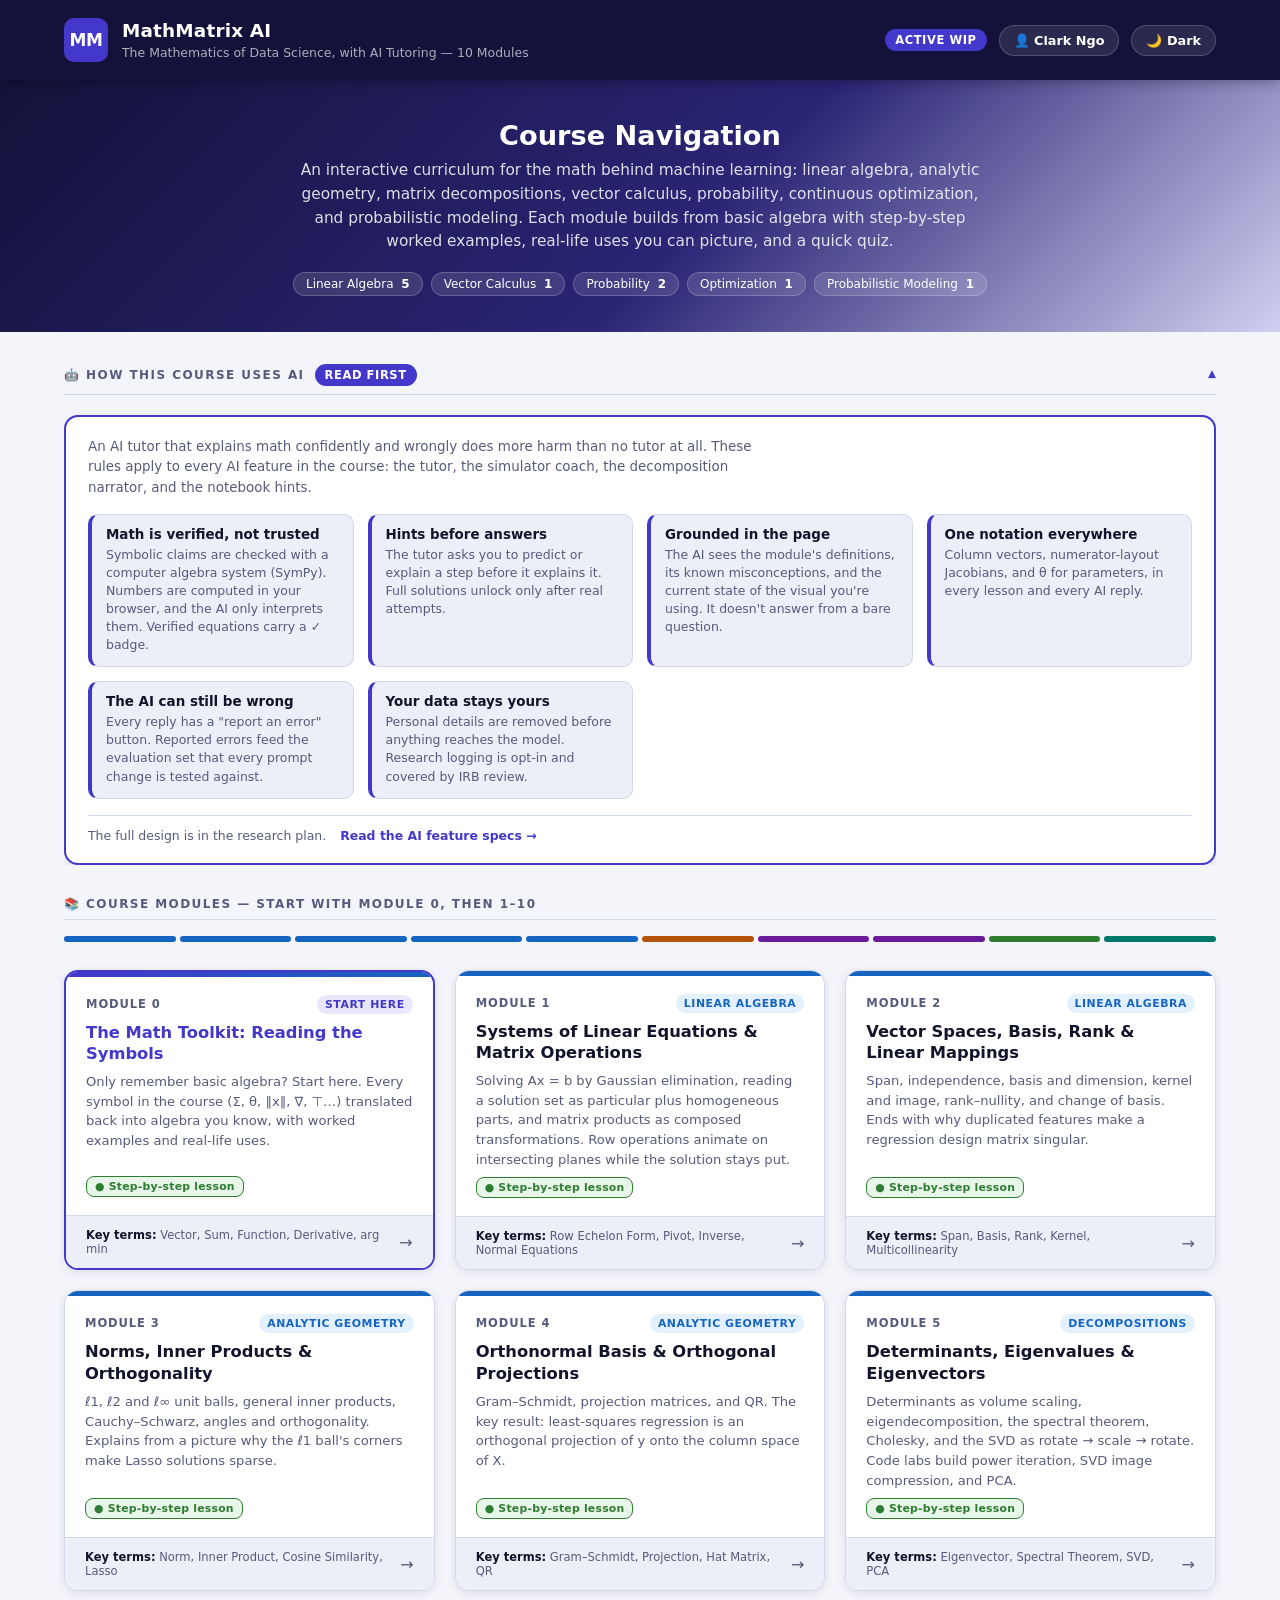
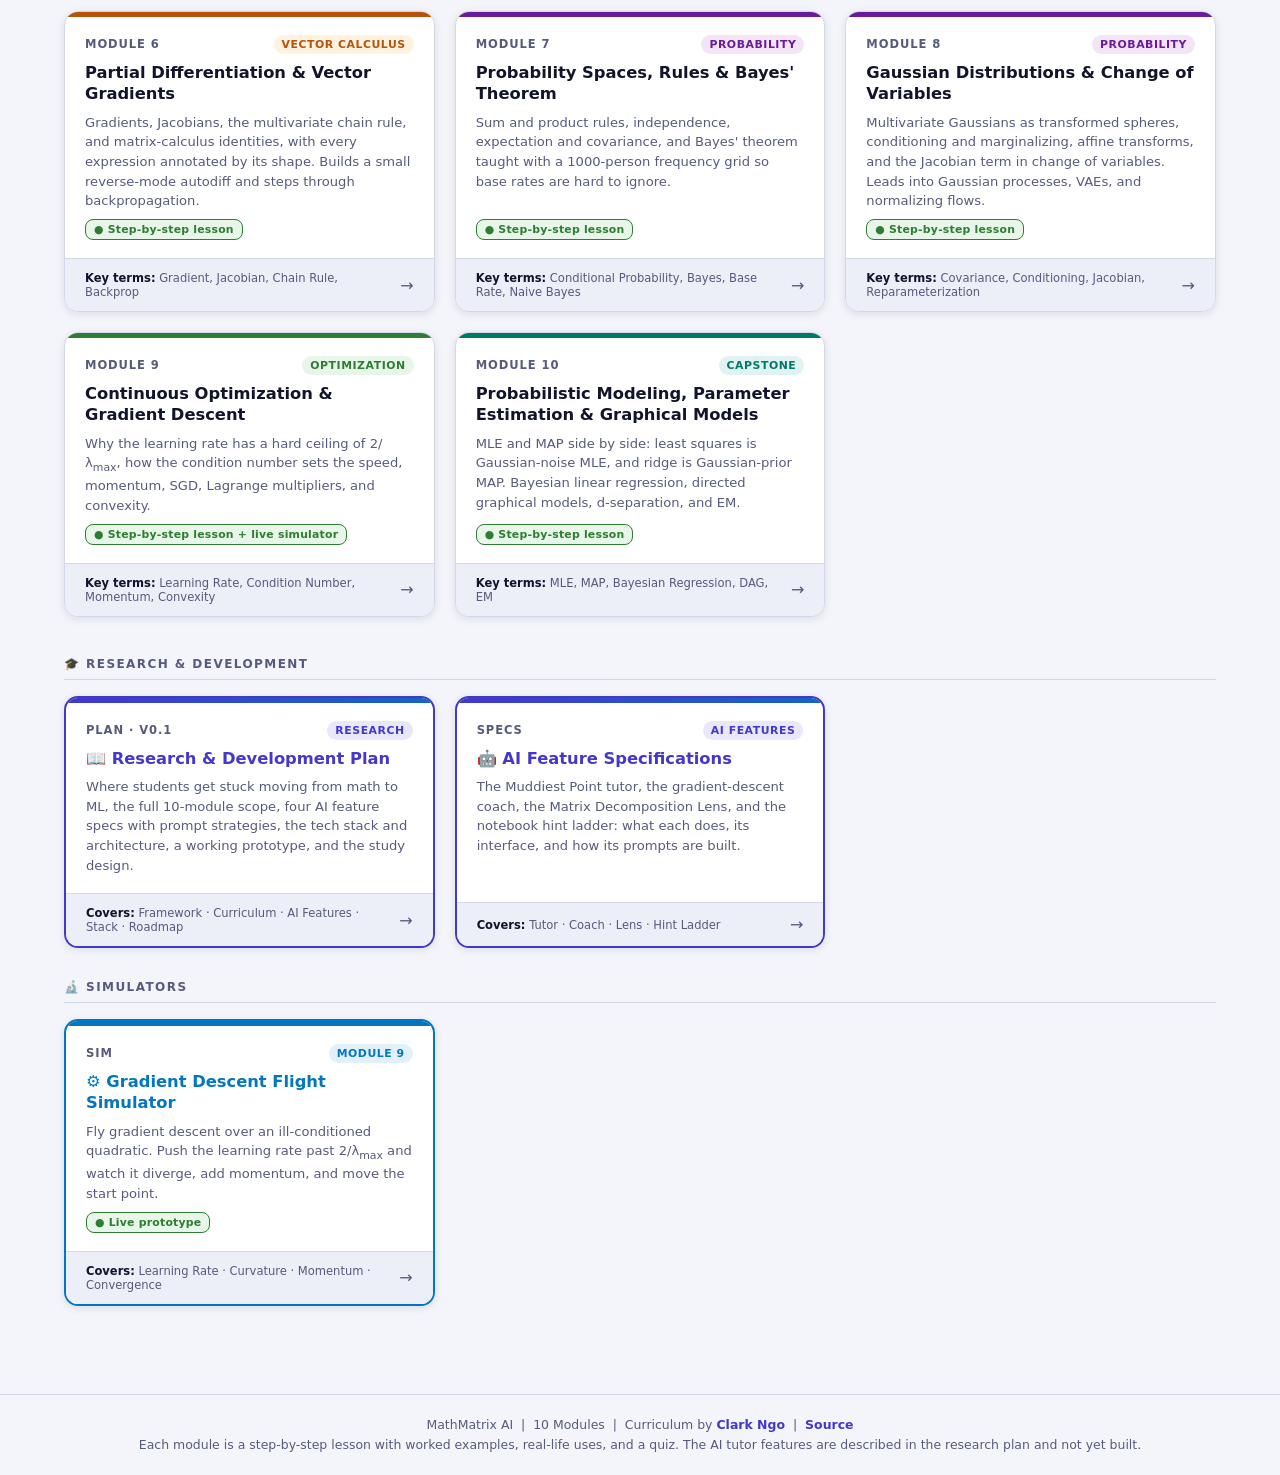
<file: index.html>
<!DOCTYPE html>
<html lang="en">
<head>
<meta charset="UTF-8">
<meta name="viewport" content="width=device-width, initial-scale=1.0">
<title>MathMatrix AI | Course Navigation</title>
<meta name="description" content="A 10-module, AI-assisted interactive curriculum on the mathematics behind data science: linear algebra, matrix decompositions, vector calculus, probability, optimization, and probabilistic modeling.">
<style>
  :root {
    --bg: #f4f5fa;
    --surface: #ffffff;
    --surface2: #eceef8;
    --border: #d3d7ea;
    --text: #12142b;
    --text-muted: #565b7c;
    --accent: #4338ca;
    --accent2: #3730a3;
    --accent-light: #e8e7fb;
    --on-accent: #ffffff;
    --card-hover: #eeedfb;
    --shadow: 0 2px 8px rgba(20,18,58,0.10);
    --shadow-hover: 0 8px 24px rgba(20,18,58,0.16);
    --header-bg: #14123a;
    --header-text: #ffffff;
    --hero-grad: linear-gradient(135deg, #14123a 0%, #2a2575 55%, #4338ca33 100%);
    --tag-linalg: #1565c0;
    --tag-calc: #b45309;
    --tag-prob: #6a1b9a;
    --tag-opt: #2e7d32;
    --tag-model: #00796b;
    --tag-lab: #0277bd;
    --tag-linalg-bg: #e3f0fd;
    --tag-calc-bg: #fff3e0;
    --tag-prob-bg: #f3e5f5;
    --tag-opt-bg: #e8f5e9;
    --tag-model-bg: #e0f2f1;
    --tag-lab-bg: #e1f0fa;
  }
  [data-theme="dark"] {
    --bg: #0b0b1a;
    --surface: #14142b;
    --surface2: #1c1c3a;
    --border: #2c2c52;
    --text: #e8e8f6;
    --text-muted: #9a9cc0;
    --accent: #a5b4fc;
    --accent2: #c7d2fe;
    --accent-light: #1e1d45;
    --on-accent: #12124a;
    --card-hover: #1c1c3a;
    --shadow: 0 2px 8px rgba(0,0,0,0.40);
    --shadow-hover: 0 8px 24px rgba(0,0,0,0.55);
    --header-bg: #08081a;
    --header-text: #e8e8f6;
    --hero-grad: linear-gradient(135deg, #08081a 0%, #1c1a52 55%, #a5b4fc22 100%);
    --tag-linalg: #90caf9;
    --tag-calc: #ffcc80;
    --tag-prob: #ce93d8;
    --tag-opt: #a5d6a7;
    --tag-model: #80cbc4;
    --tag-lab: #4fc3f7;
    --tag-linalg-bg: #0d1f35;
    --tag-calc-bg: #2a1a00;
    --tag-prob-bg: #1f0d2a;
    --tag-opt-bg: #0d2010;
    --tag-model-bg: #0d2520;
    --tag-lab-bg: #0a1f30;
    color-scheme: dark;
  }
  * { box-sizing: border-box; margin: 0; padding: 0; }
  body {
    font-family: 'Segoe UI', system-ui, sans-serif;
    background: var(--bg);
    color: var(--text);
    min-height: 100vh;
    transition: background 0.3s, color 0.3s;
  }
  a:focus-visible, button:focus-visible { outline: 3px solid var(--accent); outline-offset: 3px; }

  header {
    background: var(--header-bg);
    color: var(--header-text);
    position: sticky;
    top: 0;
    z-index: 100;
    box-shadow: 0 2px 12px rgba(0,0,0,0.3);
  }
  .header-inner {
    max-width: 1200px;
    margin: 0 auto;
    padding: 18px 24px;
    display: flex;
    align-items: center;
    justify-content: space-between;
    gap: 16px;
    flex-wrap: wrap;
  }
  .header-brand { display: flex; align-items: center; gap: 14px; }
  .brand-icon {
    width: 44px; height: 44px;
    background: var(--accent);
    border-radius: 10px;
    display: flex; align-items: center; justify-content: center;
    font-size: 17px; font-weight: 900;
    color: var(--on-accent);
    flex-shrink: 0;
    letter-spacing: -0.5px;
  }
  .brand-text h1 { font-size: 1.15rem; font-weight: 700; letter-spacing: 0.01em; line-height: 1.2; }
  .brand-text p { font-size: 0.78rem; opacity: 0.65; margin-top: 2px; }
  .header-right { display: flex; align-items: center; gap: 12px; flex-wrap: wrap; }
  .course-badge {
    background: var(--accent);
    color: var(--on-accent);
    font-size: 0.72rem; font-weight: 700;
    padding: 4px 10px;
    border-radius: 20px;
    letter-spacing: 0.05em;
    text-transform: uppercase;
  }
  .author-pill, .theme-toggle {
    background: rgba(255,255,255,0.1);
    border: 1px solid rgba(255,255,255,0.18);
    color: var(--header-text);
    text-decoration: none;
    padding: 7px 14px;
    border-radius: 20px;
    font-size: 0.8rem; font-weight: 600;
    font-family: inherit;
    cursor: pointer;
    transition: background 0.2s;
  }
  .author-pill:hover, .theme-toggle:hover { background: rgba(255,255,255,0.22); }

  .hero {
    background: var(--hero-grad);
    color: #fff;
    padding: 40px 24px 36px;
    text-align: center;
  }
  .hero h2 { font-size: 1.7rem; font-weight: 800; margin-bottom: 8px; }
  .hero p { opacity: 0.85; font-size: 0.96rem; max-width: 700px; margin: 0 auto 18px; line-height: 1.55; }
  .strand-pills { display: flex; flex-wrap: wrap; gap: 8px; justify-content: center; }
  .strand-pill {
    background: rgba(255,255,255,0.12);
    border: 1px solid rgba(255,255,255,0.2);
    color: #fff;
    font-size: 0.75rem;
    padding: 4px 12px;
    border-radius: 20px;
    font-weight: 500;
  }
  .strand-pill span { font-weight: 800; margin-left: 4px; }

  main { max-width: 1200px; margin: 0 auto; padding: 32px 24px 48px; }
  .section-label {
    font-size: 0.75rem; font-weight: 700;
    text-transform: uppercase; letter-spacing: 0.12em;
    color: var(--text-muted);
    margin-bottom: 16px; padding-bottom: 8px;
    border-bottom: 1px solid var(--border);
  }

  .acc-section { margin-bottom: 32px; }
  .acc-trigger {
    display: flex; align-items: center; justify-content: space-between; gap: 12px;
    width: 100%; background: none; border: none; text-align: left; cursor: pointer;
    font-family: inherit; padding: 0 0 8px; margin: 0;
    border-bottom: 1px solid var(--border);
  }
  .acc-trigger-text { display: flex; align-items: baseline; gap: 10px; flex-wrap: wrap; }
  .acc-trigger .section-label { margin-bottom: 0; padding-bottom: 0; border-bottom: none; }
  .acc-chevron { flex: none; font-size: 1rem; color: var(--accent); transition: transform .2s ease; }
  .acc-trigger[aria-expanded="true"] .acc-chevron { transform: rotate(180deg); }
  .acc-trigger:hover { opacity: .8; }
  .acc-panel { overflow: hidden; transition: max-height .3s ease; }
  .acc-panel-inner { padding-top: 20px; }

  .safeguards {
    background: var(--surface);
    border: 2px solid var(--accent);
    border-radius: 14px;
    padding: 20px 22px;
    box-shadow: var(--shadow);
  }
  .safeguards > p { font-size: 0.84rem; color: var(--text-muted); line-height: 1.5; margin-bottom: 16px; max-width: 78ch; }
  .safeguard-grid { display: grid; grid-template-columns: repeat(auto-fill, minmax(260px, 1fr)); gap: 14px; }
  .safeguard-item {
    background: var(--surface2);
    border: 1px solid var(--border);
    border-left: 4px solid var(--accent);
    border-radius: 10px;
    padding: 12px 14px;
  }
  .safeguard-item h4 { font-size: 0.84rem; font-weight: 700; margin-bottom: 4px; }
  .safeguard-item p { font-size: 0.78rem; color: var(--text-muted); line-height: 1.45; }
  .safeguards-foot {
    margin-top: 16px; padding-top: 12px;
    border-top: 1px solid var(--border);
    font-size: 0.78rem; color: var(--text-muted);
    display: flex; flex-wrap: wrap; gap: 6px 14px; align-items: center;
  }
  .safeguards-foot a { color: var(--accent); font-weight: 700; text-decoration: none; }
  .safeguards-foot a:hover { text-decoration: underline; }

  .card-grid { display: grid; grid-template-columns: repeat(auto-fill, minmax(300px, 1fr)); gap: 20px; margin-bottom: 40px; }
  .special-grid, .lab-grid { display: grid; grid-template-columns: repeat(auto-fill, minmax(340px, 1fr)); gap: 20px; margin-bottom: 32px; }
  .card {
    background: var(--surface);
    border: 1px solid var(--border);
    border-radius: 14px;
    overflow: hidden;
    text-decoration: none;
    color: var(--text);
    display: flex; flex-direction: column;
    transition: transform 0.2s, box-shadow 0.2s, background 0.2s;
    box-shadow: var(--shadow);
  }
  a.card { cursor: pointer; }
  a.card:hover { transform: translateY(-4px); box-shadow: var(--shadow-hover); background: var(--card-hover); }
  .card-accent-bar { height: 5px; background: var(--accent); }
  .card.strand-linalg .card-accent-bar { background: var(--tag-linalg); }
  .card.strand-calc   .card-accent-bar { background: var(--tag-calc); }
  .card.strand-prob   .card-accent-bar { background: var(--tag-prob); }
  .card.strand-opt    .card-accent-bar { background: var(--tag-opt); }
  .card.strand-model  .card-accent-bar { background: var(--tag-model); }
  .card.strand-lab    .card-accent-bar { background: var(--tag-lab); }
  .card.strand-special .card-accent-bar { background: linear-gradient(90deg, var(--accent), var(--tag-linalg)); }

  .card-body { padding: 18px 20px; flex: 1; display: flex; flex-direction: column; gap: 8px; }
  .card-header-row { display: flex; align-items: flex-start; justify-content: space-between; gap: 8px; }
  .lesson-num { font-size: 0.72rem; font-weight: 700; color: var(--text-muted); text-transform: uppercase; letter-spacing: 0.08em; flex-shrink: 0; margin-top: 2px; }
  .strand-tag { font-size: 0.68rem; font-weight: 700; padding: 3px 8px; border-radius: 10px; text-transform: uppercase; letter-spacing: 0.05em; flex-shrink: 0; text-align: right; }
  .tag-linalg  { color: var(--tag-linalg); background: var(--tag-linalg-bg); }
  .tag-calc    { color: var(--tag-calc);   background: var(--tag-calc-bg); }
  .tag-prob    { color: var(--tag-prob);   background: var(--tag-prob-bg); }
  .tag-opt     { color: var(--tag-opt);    background: var(--tag-opt-bg); }
  .tag-model   { color: var(--tag-model);  background: var(--tag-model-bg); }
  .tag-lab     { color: var(--tag-lab);    background: var(--tag-lab-bg); }
  .tag-special { color: var(--accent);     background: var(--accent-light); }

  .card-title { font-size: 1.02rem; font-weight: 700; line-height: 1.3; color: var(--text); }
  .card-desc { font-size: 0.82rem; color: var(--text-muted); line-height: 1.5; flex: 1; }
  .status-flag {
    display: inline-flex; align-items: center; gap: 5px; align-self: flex-start;
    font-size: 0.68rem; font-weight: 700;
    color: var(--text-muted); background: var(--surface2);
    border: 1px solid var(--border);
    border-radius: 8px; padding: 3px 8px; letter-spacing: 0.02em;
  }
  .status-flag.live { color: var(--tag-opt); background: var(--tag-opt-bg); border-color: var(--tag-opt); }
  .card-footer {
    display: flex; align-items: center; justify-content: space-between; gap: 10px;
    padding: 12px 20px;
    border-top: 1px solid var(--border);
    background: var(--surface2);
  }
  .card-terms { font-size: 0.72rem; color: var(--text-muted); }
  .card-terms strong { color: var(--text); font-weight: 600; }
  .card-arrow { font-size: 1rem; color: var(--text-muted); transition: transform 0.2s; }
  a.card:hover .card-arrow { transform: translateX(4px); }
  .card.special-card { border: 2px solid var(--accent); }
  .card.special-card .card-title { color: var(--accent); }
  .card.lab-card { border: 2px solid var(--tag-lab); }
  .card.lab-card .card-title { color: var(--tag-lab); }

  .progress-strip { display: flex; gap: 4px; margin-bottom: 28px; align-items: center; }
  .progress-block { height: 6px; border-radius: 3px; flex: 1; }

  footer {
    text-align: center; padding: 20px;
    font-size: 0.78rem; color: var(--text-muted);
    border-top: 1px solid var(--border);
    margin-top: 8px; line-height: 1.6;
  }
  footer a { color: var(--accent); font-weight: 600; text-decoration: none; }
  footer a:hover { text-decoration: underline; }

  @media (max-width: 520px) {
    .header-inner { padding: 14px 16px; }
    .brand-text h1 { font-size: 1rem; }
    .hero { padding: 32px 16px 28px; }
    .hero h2 { font-size: 1.3rem; }
    main { padding: 24px 16px 40px; }
    .card-grid, .special-grid, .lab-grid { grid-template-columns: minmax(0, 1fr); }
    .card-footer { flex-direction: column; align-items: flex-start; }
  }
  @media (prefers-reduced-motion: reduce) {
    * { transition: none !important; }
    a.card:hover, a.card:hover .card-arrow { transform: none; }
  }
</style>
</head>
<body>

<header>
  <div class="header-inner">
    <div class="header-brand">
      <div class="brand-icon">MM</div>
      <div class="brand-text">
        <h1>MathMatrix AI</h1>
        <p>The Mathematics of Data Science, with AI Tutoring — 10 Modules</p>
      </div>
    </div>
    <div class="header-right">
      <span class="course-badge">Active WIP</span>
      <a class="author-pill" href="https://clarkngo.github.io/research/" target="_blank" rel="noopener">👤 Clark Ngo</a>
      <button class="theme-toggle" onclick="toggleTheme()" id="themeBtn">🌙 Dark</button>
    </div>
  </div>
</header>

<div class="hero">
  <h2>Course Navigation</h2>
  <p>An interactive curriculum for the math behind machine learning: linear algebra, analytic geometry, matrix decompositions, vector calculus, probability, continuous optimization, and probabilistic modeling. Each module builds from basic algebra with step-by-step worked examples, real-life uses you can picture, and a quick quiz.</p>
  <div class="strand-pills">
    <div class="strand-pill">Linear Algebra <span>5</span></div>
    <div class="strand-pill">Vector Calculus <span>1</span></div>
    <div class="strand-pill">Probability <span>2</span></div>
    <div class="strand-pill">Optimization <span>1</span></div>
    <div class="strand-pill">Probabilistic Modeling <span>1</span></div>
  </div>
</div>

<main>

  <section class="acc-section" id="ai-use-acc">
    <h3>
      <button class="acc-trigger" aria-expanded="true" aria-controls="ai-use-panel" id="ai-use-trigger">
        <span class="acc-trigger-text"><span class="section-label">🤖 How This Course Uses AI</span><span class="course-badge">Read first</span></span>
        <span class="acc-chevron" aria-hidden="true">▾</span>
      </button>
    </h3>
    <div class="acc-panel" id="ai-use-panel" role="region" aria-labelledby="ai-use-trigger">
    <div class="acc-panel-inner">
    <div class="safeguards">
      <p>An AI tutor that explains math confidently and wrongly does more harm than no tutor at all. These rules apply to every AI feature in the course: the tutor, the simulator coach, the decomposition narrator, and the notebook hints.</p>
      <div class="safeguard-grid">
        <div class="safeguard-item">
          <h4>Math is verified, not trusted</h4>
          <p>Symbolic claims are checked with a computer algebra system (SymPy). Numbers are computed in your browser, and the AI only interprets them. Verified equations carry a ✓ badge.</p>
        </div>
        <div class="safeguard-item">
          <h4>Hints before answers</h4>
          <p>The tutor asks you to predict or explain a step before it explains it. Full solutions unlock only after real attempts.</p>
        </div>
        <div class="safeguard-item">
          <h4>Grounded in the page</h4>
          <p>The AI sees the module's definitions, its known misconceptions, and the current state of the visual you're using. It doesn't answer from a bare question.</p>
        </div>
        <div class="safeguard-item">
          <h4>One notation everywhere</h4>
          <p>Column vectors, numerator-layout Jacobians, and θ for parameters, in every lesson and every AI reply.</p>
        </div>
        <div class="safeguard-item">
          <h4>The AI can still be wrong</h4>
          <p>Every reply has a "report an error" button. Reported errors feed the evaluation set that every prompt change is tested against.</p>
        </div>
        <div class="safeguard-item">
          <h4>Your data stays yours</h4>
          <p>Personal details are removed before anything reaches the model. Research logging is opt-in and covered by IRB review.</p>
        </div>
      </div>
      <div class="safeguards-foot">
        <span>The full design is in the research plan.</span>
        <a href="research-plan.html#sec-03">Read the AI feature specs →</a>
      </div>
    </div>
    </div>
    </div>
  </section>

  <div class="section-label">📚 Course Modules — Start with Module 0, then 1–10</div>

  <div class="progress-strip" aria-hidden="true">
    <div class="progress-block" style="background:var(--tag-linalg);"></div>
    <div class="progress-block" style="background:var(--tag-linalg);"></div>
    <div class="progress-block" style="background:var(--tag-linalg);"></div>
    <div class="progress-block" style="background:var(--tag-linalg);"></div>
    <div class="progress-block" style="background:var(--tag-linalg);"></div>
    <div class="progress-block" style="background:var(--tag-calc);"></div>
    <div class="progress-block" style="background:var(--tag-prob);"></div>
    <div class="progress-block" style="background:var(--tag-prob);"></div>
    <div class="progress-block" style="background:var(--tag-opt);"></div>
    <div class="progress-block" style="background:var(--tag-model);"></div>
  </div>

  <div class="card-grid">

    <a class="card special-card strand-special" href="module00.html">
      <div class="card-accent-bar"></div>
      <div class="card-body">
        <div class="card-header-row"><span class="lesson-num">Module 0</span><span class="strand-tag tag-special">Start Here</span></div>
        <div class="card-title">The Math Toolkit: Reading the Symbols</div>
        <div class="card-desc">Only remember basic algebra? Start here. Every symbol in the course (Σ, θ, ‖x‖, ∇, ⊤…) translated back into algebra you know, with worked examples and real-life uses.</div>
        <span class="status-flag live">● Step-by-step lesson</span>
      </div>
      <div class="card-footer"><span class="card-terms"><strong>Key terms:</strong> Vector, Sum, Function, Derivative, arg min</span><span class="card-arrow">→</span></div>
    </a>

    <a href="module01.html" class="card strand-linalg">
      <div class="card-accent-bar"></div>
      <div class="card-body">
        <div class="card-header-row"><span class="lesson-num">Module 1</span><span class="strand-tag tag-linalg">Linear Algebra</span></div>
        <div class="card-title">Systems of Linear Equations &amp; Matrix Operations</div>
        <div class="card-desc">Solving Ax = b by Gaussian elimination, reading a solution set as particular plus homogeneous parts, and matrix products as composed transformations. Row operations animate on intersecting planes while the solution stays put.</div>
        <span class="status-flag live">● Step-by-step lesson</span>
      </div>
      <div class="card-footer"><span class="card-terms"><strong>Key terms:</strong> Row Echelon Form, Pivot, Inverse, Normal Equations</span><span class="card-arrow">→</span></div>
    </a>

    <a href="module02.html" class="card strand-linalg">
      <div class="card-accent-bar"></div>
      <div class="card-body">
        <div class="card-header-row"><span class="lesson-num">Module 2</span><span class="strand-tag tag-linalg">Linear Algebra</span></div>
        <div class="card-title">Vector Spaces, Basis, Rank &amp; Linear Mappings</div>
        <div class="card-desc">Span, independence, basis and dimension, kernel and image, rank–nullity, and change of basis. Ends with why duplicated features make a regression design matrix singular.</div>
        <span class="status-flag live">● Step-by-step lesson</span>
      </div>
      <div class="card-footer"><span class="card-terms"><strong>Key terms:</strong> Span, Basis, Rank, Kernel, Multicollinearity</span><span class="card-arrow">→</span></div>
    </a>

    <a href="module03.html" class="card strand-linalg">
      <div class="card-accent-bar"></div>
      <div class="card-body">
        <div class="card-header-row"><span class="lesson-num">Module 3</span><span class="strand-tag tag-linalg">Analytic Geometry</span></div>
        <div class="card-title">Norms, Inner Products &amp; Orthogonality</div>
        <div class="card-desc">ℓ1, ℓ2 and ℓ∞ unit balls, general inner products, Cauchy–Schwarz, angles and orthogonality. Explains from a picture why the ℓ1 ball's corners make Lasso solutions sparse.</div>
        <span class="status-flag live">● Step-by-step lesson</span>
      </div>
      <div class="card-footer"><span class="card-terms"><strong>Key terms:</strong> Norm, Inner Product, Cosine Similarity, Lasso</span><span class="card-arrow">→</span></div>
    </a>

    <a href="module04.html" class="card strand-linalg">
      <div class="card-accent-bar"></div>
      <div class="card-body">
        <div class="card-header-row"><span class="lesson-num">Module 4</span><span class="strand-tag tag-linalg">Analytic Geometry</span></div>
        <div class="card-title">Orthonormal Basis &amp; Orthogonal Projections</div>
        <div class="card-desc">Gram–Schmidt, projection matrices, and QR. The key result: least-squares regression is an orthogonal projection of y onto the column space of X.</div>
        <span class="status-flag live">● Step-by-step lesson</span>
      </div>
      <div class="card-footer"><span class="card-terms"><strong>Key terms:</strong> Gram–Schmidt, Projection, Hat Matrix, QR</span><span class="card-arrow">→</span></div>
    </a>

    <a href="module05.html" class="card strand-linalg">
      <div class="card-accent-bar"></div>
      <div class="card-body">
        <div class="card-header-row"><span class="lesson-num">Module 5</span><span class="strand-tag tag-linalg">Decompositions</span></div>
        <div class="card-title">Determinants, Eigenvalues &amp; Eigenvectors</div>
        <div class="card-desc">Determinants as volume scaling, eigendecomposition, the spectral theorem, Cholesky, and the SVD as rotate → scale → rotate. Code labs build power iteration, SVD image compression, and PCA.</div>
        <span class="status-flag live">● Step-by-step lesson</span>
      </div>
      <div class="card-footer"><span class="card-terms"><strong>Key terms:</strong> Eigenvector, Spectral Theorem, SVD, PCA</span><span class="card-arrow">→</span></div>
    </a>

    <a href="module06.html" class="card strand-calc">
      <div class="card-accent-bar"></div>
      <div class="card-body">
        <div class="card-header-row"><span class="lesson-num">Module 6</span><span class="strand-tag tag-calc">Vector Calculus</span></div>
        <div class="card-title">Partial Differentiation &amp; Vector Gradients</div>
        <div class="card-desc">Gradients, Jacobians, the multivariate chain rule, and matrix-calculus identities, with every expression annotated by its shape. Builds a small reverse-mode autodiff and steps through backpropagation.</div>
        <span class="status-flag live">● Step-by-step lesson</span>
      </div>
      <div class="card-footer"><span class="card-terms"><strong>Key terms:</strong> Gradient, Jacobian, Chain Rule, Backprop</span><span class="card-arrow">→</span></div>
    </a>

    <a href="module07.html" class="card strand-prob">
      <div class="card-accent-bar"></div>
      <div class="card-body">
        <div class="card-header-row"><span class="lesson-num">Module 7</span><span class="strand-tag tag-prob">Probability</span></div>
        <div class="card-title">Probability Spaces, Rules &amp; Bayes' Theorem</div>
        <div class="card-desc">Sum and product rules, independence, expectation and covariance, and Bayes' theorem taught with a 1000-person frequency grid so base rates are hard to ignore.</div>
        <span class="status-flag live">● Step-by-step lesson</span>
      </div>
      <div class="card-footer"><span class="card-terms"><strong>Key terms:</strong> Conditional Probability, Bayes, Base Rate, Naive Bayes</span><span class="card-arrow">→</span></div>
    </a>

    <a href="module08.html" class="card strand-prob">
      <div class="card-accent-bar"></div>
      <div class="card-body">
        <div class="card-header-row"><span class="lesson-num">Module 8</span><span class="strand-tag tag-prob">Probability</span></div>
        <div class="card-title">Gaussian Distributions &amp; Change of Variables</div>
        <div class="card-desc">Multivariate Gaussians as transformed spheres, conditioning and marginalizing, affine transforms, and the Jacobian term in change of variables. Leads into Gaussian processes, VAEs, and normalizing flows.</div>
        <span class="status-flag live">● Step-by-step lesson</span>
      </div>
      <div class="card-footer"><span class="card-terms"><strong>Key terms:</strong> Covariance, Conditioning, Jacobian, Reparameterization</span><span class="card-arrow">→</span></div>
    </a>

    <a class="card strand-opt" href="module09.html">
      <div class="card-accent-bar"></div>
      <div class="card-body">
        <div class="card-header-row"><span class="lesson-num">Module 9</span><span class="strand-tag tag-opt">Optimization</span></div>
        <div class="card-title">Continuous Optimization &amp; Gradient Descent</div>
        <div class="card-desc">Why the learning rate has a hard ceiling of 2/λ<sub>max</sub>, how the condition number sets the speed, momentum, SGD, Lagrange multipliers, and convexity. </div>
        <span class="status-flag live">● Step-by-step lesson + live simulator</span>
      </div>
      <div class="card-footer"><span class="card-terms"><strong>Key terms:</strong> Learning Rate, Condition Number, Momentum, Convexity</span><span class="card-arrow">→</span></div>
    </a>

    <a href="module10.html" class="card strand-model">
      <div class="card-accent-bar"></div>
      <div class="card-body">
        <div class="card-header-row"><span class="lesson-num">Module 10</span><span class="strand-tag tag-model">Capstone</span></div>
        <div class="card-title">Probabilistic Modeling, Parameter Estimation &amp; Graphical Models</div>
        <div class="card-desc">MLE and MAP side by side: least squares is Gaussian-noise MLE, and ridge is Gaussian-prior MAP. Bayesian linear regression, directed graphical models, d-separation, and EM.</div>
        <span class="status-flag live">● Step-by-step lesson</span>
      </div>
      <div class="card-footer"><span class="card-terms"><strong>Key terms:</strong> MLE, MAP, Bayesian Regression, DAG, EM</span><span class="card-arrow">→</span></div>
    </a>

  </div>

  <div class="section-label">🎓 Research &amp; Development</div>
  <div class="special-grid">
    <a class="card special-card strand-special" href="research-plan.html">
      <div class="card-accent-bar"></div>
      <div class="card-body">
        <div class="card-header-row"><span class="lesson-num">Plan · v0.1</span><span class="strand-tag tag-special">Research</span></div>
        <div class="card-title">📖 Research &amp; Development Plan</div>
        <div class="card-desc">Where students get stuck moving from math to ML, the full 10-module scope, four AI feature specs with prompt strategies, the tech stack and architecture, a working prototype, and the study design.</div>
      </div>
      <div class="card-footer"><span class="card-terms"><strong>Covers:</strong> Framework · Curriculum · AI Features · Stack · Roadmap</span><span class="card-arrow">→</span></div>
    </a>
    <a class="card special-card strand-special" href="research-plan.html#sec-03">
      <div class="card-accent-bar"></div>
      <div class="card-body">
        <div class="card-header-row"><span class="lesson-num">Specs</span><span class="strand-tag tag-special">AI Features</span></div>
        <div class="card-title">🤖 AI Feature Specifications</div>
        <div class="card-desc">The Muddiest Point tutor, the gradient-descent coach, the Matrix Decomposition Lens, and the notebook hint ladder: what each does, its interface, and how its prompts are built.</div>
      </div>
      <div class="card-footer"><span class="card-terms"><strong>Covers:</strong> Tutor · Coach · Lens · Hint Ladder</span><span class="card-arrow">→</span></div>
    </a>
  </div>

  <div class="section-label">🔬 Simulators</div>
  <div class="lab-grid">
    <a class="card lab-card strand-lab" href="sim-gradient-descent.html">
      <div class="card-accent-bar"></div>
      <div class="card-body">
        <div class="card-header-row"><span class="lesson-num">Sim</span><span class="strand-tag tag-lab">Module 9</span></div>
        <div class="card-title">⚙️ Gradient Descent Flight Simulator</div>
        <div class="card-desc">Fly gradient descent over an ill-conditioned quadratic. Push the learning rate past 2/λ<sub>max</sub> and watch it diverge, add momentum, and move the start point.</div>
        <span class="status-flag live">● Live prototype</span>
      </div>
      <div class="card-footer"><span class="card-terms"><strong>Covers:</strong> Learning Rate · Curvature · Momentum · Convergence</span><span class="card-arrow">→</span></div>
    </a>
  </div>

</main>

<footer>
  MathMatrix AI &nbsp;|&nbsp; 10 Modules &nbsp;|&nbsp; Curriculum by <a href="https://clarkngo.github.io/research/" target="_blank" rel="noopener">Clark Ngo</a> &nbsp;|&nbsp; <a href="https://github.com/clarkngo/math-matrix-ai" target="_blank" rel="noopener">Source</a><br>
  Each module is a step-by-step lesson with worked examples, real-life uses, and a quiz. The AI tutor features are described in the research plan and not yet built.
</footer>

<script>
  function applyTheme(theme) {
    document.documentElement.setAttribute('data-theme', theme);
    document.getElementById('themeBtn').textContent = (theme === 'dark') ? '☀️ Light' : '🌙 Dark';
    try { localStorage.setItem('mmx-theme', theme); } catch (e) {}
  }
  function toggleTheme() {
    applyTheme(document.documentElement.getAttribute('data-theme') === 'dark' ? 'light' : 'dark');
  }
  (function () {
    var saved = null;
    try { saved = localStorage.getItem('mmx-theme'); } catch (e) {}
    var preset = document.documentElement.getAttribute('data-theme');
    var prefersDark = window.matchMedia && matchMedia('(prefers-color-scheme: dark)').matches;
    applyTheme(saved || preset || (prefersDark ? 'dark' : 'light'));
  })();

  (function () {
    document.querySelectorAll('.acc-trigger').forEach(function (trigger) {
      var panel = document.getElementById(trigger.getAttribute('aria-controls'));
      panel.style.maxHeight = trigger.getAttribute('aria-expanded') === 'true' ? 'none' : '0px';
      trigger.addEventListener('click', function () {
        var next = trigger.getAttribute('aria-expanded') !== 'true';
        trigger.setAttribute('aria-expanded', next ? 'true' : 'false');
        panel.style.maxHeight = panel.scrollHeight + 'px';
        if (!next) requestAnimationFrame(function () { panel.style.maxHeight = '0px'; });
      });
      panel.addEventListener('transitionend', function () {
        if (trigger.getAttribute('aria-expanded') === 'true') panel.style.maxHeight = 'none';
      });
    });
  })();
</script>
</body>
</html>
</file>
